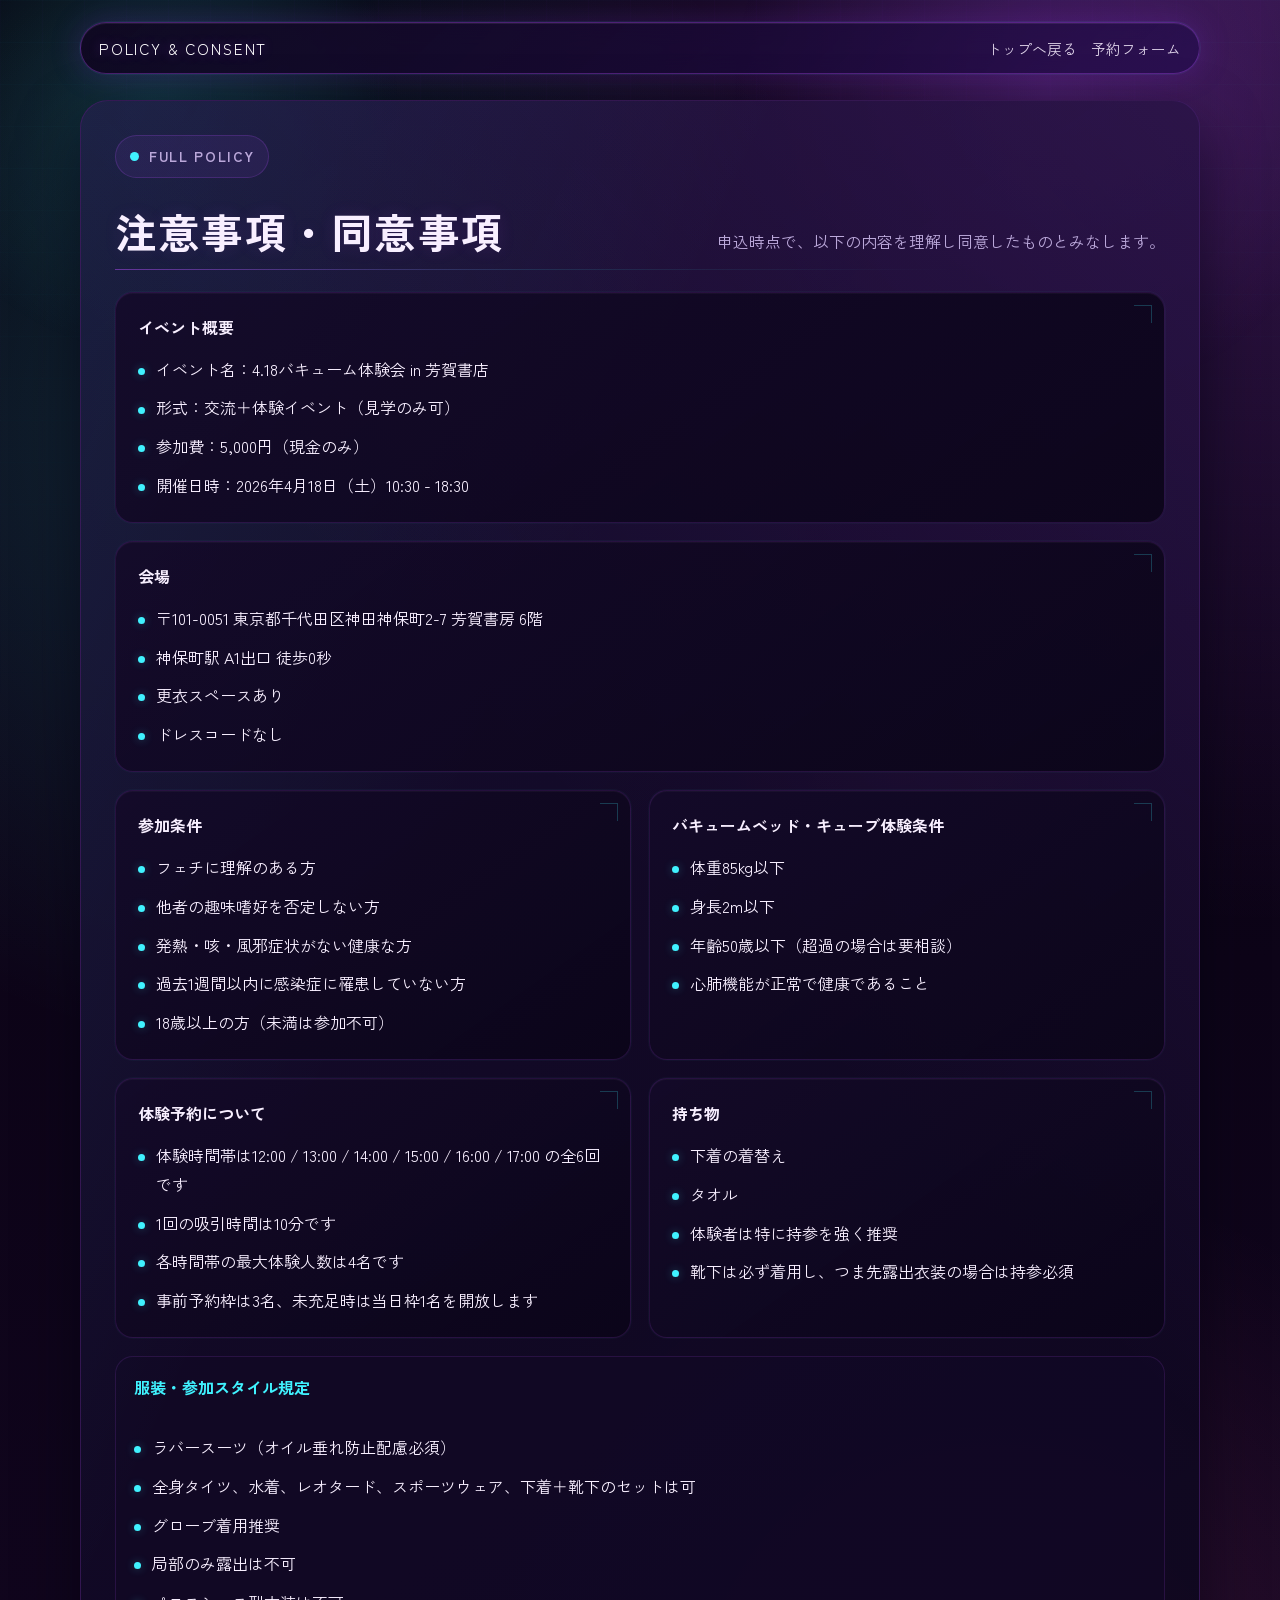
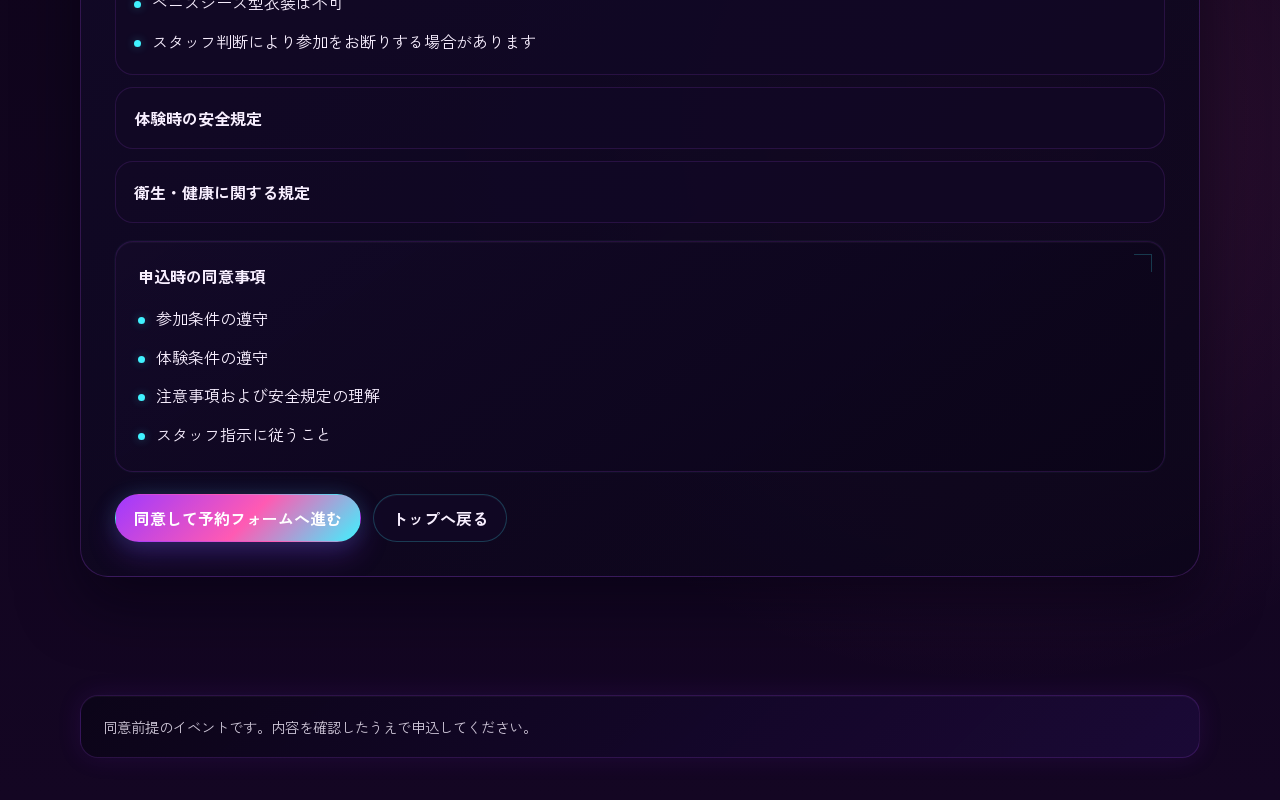
<file: policy/index.html>
<!doctype html>
<html lang="ja">
  <head>
    <meta charset="UTF-8" />
    <meta name="viewport" content="width=device-width, initial-scale=1.0" />
    <title>注意事項・同意事項 | 4.18バキューム体験会 in 芳賀書店</title>
    <link rel="preconnect" href="https://fonts.googleapis.com" />
    <link rel="preconnect" href="https://fonts.gstatic.com" crossorigin />
    <link
      href="https://fonts.googleapis.com/css2?family=Zen+Kaku+Gothic+New:wght@400;500;700&display=swap"
      rel="stylesheet"
    />
    <link rel="stylesheet" href="../styles.css" />
    <script src="../app.js" defer></script>
  </head>
  <body>
    <header class="site-header">
      <div class="page-shell">
        <div class="topbar">
          <div class="brand">policy & consent</div>
          <button class="menu-toggle" type="button" aria-expanded="false" aria-label="メニューを開く" data-menu-toggle>
            <span class="menu-toggle-line" aria-hidden="true"></span>
            <span class="menu-toggle-line" aria-hidden="true"></span>
            <span class="menu-toggle-line" aria-hidden="true"></span>
          </button>
          <nav class="topnav" aria-label="主要ナビゲーション">
            <a href="../">トップへ戻る</a>
            <a href="../reserve/">予約フォーム</a>
          </nav>
        </div>
      </div>
    </header>

    <main>
      <section class="section">
        <div class="page-shell">
          <div class="content-panel">
            <div class="section-head">
              <div>
                <p class="eyebrow">Full Policy</p>
                <h1 class="section-title display-title">注意事項・同意事項</h1>
              </div>
              <p>申込時点で、以下の内容を理解し同意したものとみなします。</p>
            </div>

            <div class="policy-grid">
              <div class="card">
                <strong>イベント概要</strong>
                <ul class="note-list">
                  <li>イベント名：4.18バキューム体験会 in 芳賀書店</li>
                  <li>形式：交流＋体験イベント（見学のみ可）</li>
                  <li>参加費：5,000円（現金のみ）</li>
                  <li>開催日時：2026年4月18日（土）10:30 - 18:30</li>
                </ul>
              </div>

              <div class="card">
                <strong>会場</strong>
                <ul class="note-list">
                  <li>〒101-0051 東京都千代田区神田神保町2-7 芳賀書房 6階</li>
                  <li>神保町駅 A1出口 徒歩0秒</li>
                  <li>更衣スペースあり</li>
                  <li>ドレスコードなし</li>
                </ul>
              </div>
            </div>

            <div class="grid-2" style="margin-top: 18px">
              <div class="card">
                <strong>参加条件</strong>
                <ul class="note-list">
                  <li>フェチに理解のある方</li>
                  <li>他者の趣味嗜好を否定しない方</li>
                  <li>発熱・咳・風邪症状がない健康な方</li>
                  <li>過去1週間以内に感染症に罹患していない方</li>
                  <li>18歳以上の方（未満は参加不可）</li>
                </ul>
              </div>

              <div class="card">
                <strong>バキュームベッド・キューブ体験条件</strong>
                <ul class="note-list">
                  <li>体重85kg以下</li>
                  <li>身長2m以下</li>
                  <li>年齢50歳以下（超過の場合は要相談）</li>
                  <li>心肺機能が正常で健康であること</li>
                </ul>
              </div>
            </div>

            <div class="grid-2" style="margin-top: 18px">
              <div class="card">
                <strong>体験予約について</strong>
                <ul class="note-list">
                  <li>体験時間帯は12:00 / 13:00 / 14:00 / 15:00 / 16:00 / 17:00 の全6回です</li>
                  <li>1回の吸引時間は10分です</li>
                  <li>各時間帯の最大体験人数は4名です</li>
                  <li>事前予約枠は3名、未充足時は当日枠1名を開放します</li>
                </ul>
              </div>

              <div class="card">
                <strong>持ち物</strong>
                <ul class="note-list">
                  <li>下着の着替え</li>
                  <li>タオル</li>
                  <li>体験者は特に持参を強く推奨</li>
                  <li>靴下は必ず着用し、つま先露出衣装の場合は持参必須</li>
                </ul>
              </div>
            </div>

            <div style="margin-top: 18px">
              <details open>
                <summary>服装・参加スタイル規定</summary>
                <ul class="plain-list">
                  <li>ラバースーツ（オイル垂れ防止配慮必須）</li>
                  <li>全身タイツ、水着、レオタード、スポーツウェア、下着＋靴下のセットは可</li>
                  <li>グローブ着用推奨</li>
                  <li>局部のみ露出は不可</li>
                  <li>ペニスシース型衣装は不可</li>
                  <li>スタッフ判断により参加をお断りする場合があります</li>
                </ul>
              </details>

              <details>
                <summary>体験時の安全規定</summary>
                <ul class="plain-list">
                  <li>貴金属、金属製品、鋭利なもの、硬質アクセサリーは外してください</li>
                  <li>例：コルセット、チョーカー、手枷、足枷 等</li>
                  <li>通常の破損は参加費に免責費用を含みます</li>
                  <li>故意による破損は修理費用を別途請求します</li>
                </ul>
              </details>

              <details>
                <summary>衛生・健康に関する規定</summary>
                <ul class="plain-list">
                  <li>体調不良者の参加不可</li>
                  <li>感染症罹患後1週間以内の参加不可</li>
                  <li>健康状態に不安がある場合は事前相談を推奨します</li>
                </ul>
              </details>
            </div>

            <div class="card" style="margin-top: 18px">
              <strong>申込時の同意事項</strong>
              <ul class="note-list">
                <li>参加条件の遵守</li>
                <li>体験条件の遵守</li>
                <li>注意事項および安全規定の理解</li>
                <li>スタッフ指示に従うこと</li>
              </ul>
            </div>

            <div class="stack-actions" style="margin-top: 22px">
              <a class="button" href="../reserve/">同意して予約フォームへ進む</a>
              <a class="button-secondary" href="../">トップへ戻る</a>
            </div>
          </div>
        </div>
      </section>
    </main>

    <footer class="site-footer">
      <div class="page-shell">
        <div class="footer-panel">
          <span>同意前提のイベントです。内容を確認したうえで申込してください。</span>
        </div>
      </div>
    </footer>
  </body>
</html>
</file>
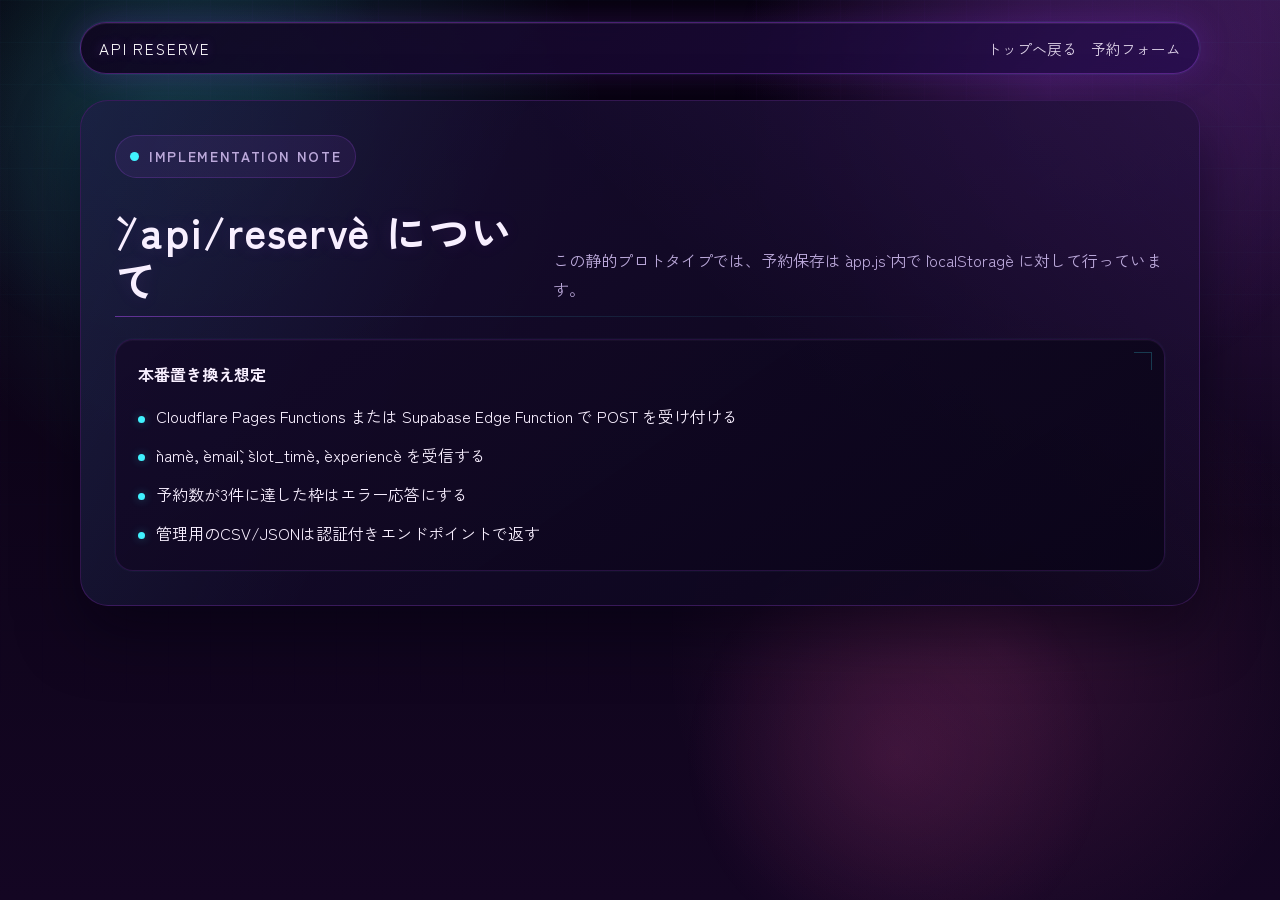
<file: api/reserve/index.html>
<!doctype html>
<html lang="ja">
  <head>
    <meta charset="UTF-8" />
    <meta name="viewport" content="width=device-width, initial-scale=1.0" />
    <title>API仕様メモ | 4.18バキューム体験会 in 芳賀書店</title>
    <link rel="preconnect" href="https://fonts.googleapis.com" />
    <link rel="preconnect" href="https://fonts.gstatic.com" crossorigin />
    <link
      href="https://fonts.googleapis.com/css2?family=Zen+Kaku+Gothic+New:wght@400;500;700&display=swap"
      rel="stylesheet"
    />
    <link rel="stylesheet" href="../../styles.css" />
    <script src="../../app.js" defer></script>
  </head>
  <body>
    <header class="site-header">
      <div class="page-shell">
        <div class="topbar">
          <div class="brand">api reserve</div>
          <button class="menu-toggle" type="button" aria-expanded="false" aria-label="メニューを開く" data-menu-toggle>
            <span class="menu-toggle-line" aria-hidden="true"></span>
            <span class="menu-toggle-line" aria-hidden="true"></span>
            <span class="menu-toggle-line" aria-hidden="true"></span>
          </button>
          <nav class="topnav" aria-label="主要ナビゲーション">
            <a href="../../">トップへ戻る</a>
            <a href="../../reserve/">予約フォーム</a>
          </nav>
        </div>
      </div>
    </header>

    <main>
      <section class="section">
        <div class="page-shell">
          <div class="content-panel">
            <div class="section-head">
              <div>
                <p class="eyebrow">Implementation Note</p>
                <h1 class="section-title display-title">`/api/reserve` について</h1>
              </div>
              <p>この静的プロトタイプでは、予約保存は `app.js` 内で `localStorage` に対して行っています。</p>
            </div>
            <div class="card">
              <strong>本番置き換え想定</strong>
              <ul class="note-list">
                <li>Cloudflare Pages Functions または Supabase Edge Function で POST を受け付ける</li>
                <li>`name`, `email`, `slot_time`, `experience` を受信する</li>
                <li>予約数が3件に達した枠はエラー応答にする</li>
                <li>管理用のCSV/JSONは認証付きエンドポイントで返す</li>
              </ul>
            </div>
          </div>
        </div>
      </section>
    </main>
  </body>
</html>
</file>
<file: styles.css>
:root {
  --bg: #090312;
  --bg-strong: #11061f;
  --surface: rgba(18, 9, 38, 0.78);
  --surface-strong: rgba(25, 14, 52, 0.92);
  --ink: #f8efff;
  --muted: #bba8da;
  --line: rgba(175, 118, 255, 0.24);
  --brand: #b64dff;
  --brand-deep: #7d2ddb;
  --accent: #40f2ff;
  --success: #49ffb8;
  --danger: #ff5ab3;
  --shadow: 0 26px 60px rgba(3, 0, 15, 0.52);
  --radius-lg: 28px;
  --radius-md: 18px;
  --radius-sm: 12px;
  --max: 1120px;
}

@keyframes neonPulse {
  0%,
  100% {
    box-shadow:
      0 0 0 0 rgba(182, 77, 255, 0.22),
      0 0 18px rgba(64, 242, 255, 0.32);
    opacity: 0.86;
  }

  50% {
    box-shadow:
      0 0 0 8px rgba(182, 77, 255, 0),
      0 0 28px rgba(64, 242, 255, 0.44);
    opacity: 1;
  }
}

@keyframes gridDrift {
  from {
    transform: translate3d(0, 0, 0);
  }

  to {
    transform: translate3d(0, -24px, 0);
  }
}

*,
*::before,
*::after {
  box-sizing: border-box;
}

html {
  scroll-behavior: smooth;
}

body {
  position: relative;
  isolation: isolate;
  margin: 0;
  color: var(--ink);
  font-family: "Zen Kaku Gothic New", "Hiragino Sans", "Yu Gothic", sans-serif;
  overflow-x: hidden;
  background:
    radial-gradient(circle at top right, rgba(182, 77, 255, 0.26), transparent 34%),
    radial-gradient(circle at 20% 18%, rgba(64, 242, 255, 0.16), transparent 28%),
    radial-gradient(circle at 78% 72%, rgba(255, 90, 179, 0.14), transparent 28%),
    linear-gradient(180deg, #06020d 0%, #0d0418 40%, #140623 100%);
  min-height: 100vh;
}

body::before,
body::after {
  content: "";
  position: fixed;
  inset: 0;
  pointer-events: none;
}

body::before {
  z-index: 0;
  opacity: 0.34;
  background-image:
    linear-gradient(rgba(64, 242, 255, 0.07) 1px, transparent 1px),
    linear-gradient(90deg, rgba(182, 77, 255, 0.07) 1px, transparent 1px);
  background-size: 42px 42px;
  mask-image: linear-gradient(180deg, rgba(0, 0, 0, 0.85), transparent 92%);
  animation: gridDrift 18s linear infinite;
}

body::after {
  z-index: 0;
  background:
    radial-gradient(circle at 12% 12%, rgba(64, 242, 255, 0.14), transparent 18%),
    radial-gradient(circle at 82% 10%, rgba(182, 77, 255, 0.18), transparent 24%),
    radial-gradient(circle at 70% 84%, rgba(255, 90, 179, 0.12), transparent 18%);
}

img {
  max-width: 100%;
  display: block;
}

a {
  color: inherit;
  text-decoration-color: rgba(64, 242, 255, 0.38);
}

::selection {
  background: rgba(182, 77, 255, 0.34);
  color: #ffffff;
}

button,
input,
select {
  font: inherit;
}

.page-shell {
  width: min(calc(100% - 32px), var(--max));
  margin: 0 auto;
}

.site-header {
  position: relative;
  z-index: 1;
  padding: 22px 0 8px;
}

.topbar {
  display: flex;
  align-items: center;
  justify-content: space-between;
  gap: 16px;
  padding: 14px 18px;
  border: 1px solid rgba(182, 77, 255, 0.34);
  border-radius: 999px;
  background:
    linear-gradient(135deg, rgba(15, 6, 31, 0.92), rgba(37, 13, 78, 0.74)),
    linear-gradient(135deg, rgba(64, 242, 255, 0.08), transparent 48%);
  backdrop-filter: blur(14px);
  box-shadow:
    inset 0 1px 0 rgba(255, 255, 255, 0.08),
    0 0 0 1px rgba(64, 242, 255, 0.06),
    0 0 32px rgba(125, 45, 219, 0.24);
  color: #ffffff;
}

.brand {
  font-family: "Zen Kaku Gothic New", "Hiragino Sans", "Yu Gothic", sans-serif;
  font-size: 0.95rem;
  letter-spacing: 0.12em;
  text-transform: uppercase;
  text-shadow:
    0 0 12px rgba(182, 77, 255, 0.42),
    0 0 24px rgba(64, 242, 255, 0.12);
}

.brand-link {
  text-decoration: none;
}

.menu-toggle {
  display: none;
  flex-direction: column;
  align-items: center;
  justify-content: center;
  width: 48px;
  height: 48px;
  padding: 0;
  border: 1px solid rgba(182, 77, 255, 0.34);
  border-radius: 999px;
  background: linear-gradient(135deg, rgba(182, 77, 255, 0.16), rgba(64, 242, 255, 0.08));
  color: #ffffff;
  box-shadow: 0 0 18px rgba(182, 77, 255, 0.14);
  cursor: pointer;
}

.menu-toggle-line {
  display: block;
  width: 18px;
  height: 2px;
  border-radius: 999px;
  background: currentColor;
  transition: transform 0.2s ease, opacity 0.2s ease;
}

.menu-toggle-line + .menu-toggle-line {
  margin-top: 4px;
}

.topnav {
  display: flex;
  flex-wrap: wrap;
  gap: 14px;
  font-size: 0.92rem;
}

.topnav a {
  position: relative;
  text-decoration: none;
  color: rgba(248, 239, 255, 0.88);
}

.topnav a::after {
  content: "";
  position: absolute;
  right: 0;
  bottom: -4px;
  left: 0;
  height: 1px;
  transform: scaleX(0);
  transform-origin: left;
  background: linear-gradient(90deg, var(--brand), var(--accent));
  transition: transform 0.2s ease;
}

.topnav a:hover::after {
  transform: scaleX(1);
}

.hero {
  padding: 28px 0 36px;
}

.hero-banner {
  position: relative;
  min-height: clamp(320px, 62vw, 620px);
  overflow: hidden;
  border-radius: var(--radius-lg);
  border: 1px solid rgba(182, 77, 255, 0.22);
  box-shadow: var(--shadow);
  background:
    radial-gradient(circle at top right, rgba(182, 77, 255, 0.22), transparent 38%),
    #13081f;
  padding-bottom: clamp(54px, 8vw, 78px);
}

.hero-banner::before {
  content: "";
  position: absolute;
  inset: 0;
  background:
    linear-gradient(92deg, rgba(5, 2, 17, 0.88), rgba(14, 6, 35, 0.3)),
    radial-gradient(circle at 78% 22%, rgba(64, 242, 255, 0.12), transparent 20%),
    linear-gradient(180deg, rgba(182, 77, 255, 0.1), rgba(8, 2, 18, 0.42));
  z-index: 1;
}

.hero-banner::after {
  content: "";
  position: absolute;
  inset: 0;
  z-index: 2;
  opacity: 0.14;
  background:
    repeating-linear-gradient(
      180deg,
      rgba(255, 255, 255, 0.12) 0,
      rgba(255, 255, 255, 0.12) 1px,
      transparent 1px,
      transparent 4px
    );
  mix-blend-mode: screen;
}

.hero-banner-image {
  position: absolute;
  inset: 0;
  width: 100%;
  height: 100%;
  object-fit: cover;
}

.hero-banner-overlay {
  position: relative;
  z-index: 3;
  display: flex;
  align-items: end;
  min-height: calc(clamp(320px, 62vw, 620px) - clamp(54px, 8vw, 78px));
  padding: clamp(22px, 5vw, 52px);
}

.hero-banner-layout {
  display: grid;
  grid-template-columns: minmax(0, 1fr);
  gap: clamp(18px, 3vw, 28px);
  width: 100%;
  align-items: start;
}

.hero-banner-copy {
  display: block;
  max-width: none;
  min-width: 0;
}

.hero-signal {
  display: inline-flex;
  align-items: center;
  gap: 10px;
  margin: 0;
  padding: 9px 14px;
  border: 1px solid rgba(64, 242, 255, 0.18);
  border-radius: 999px;
  background: rgba(10, 5, 24, 0.62);
  color: var(--accent);
  font-size: 0.8rem;
  font-weight: 700;
  letter-spacing: 0.18em;
  text-transform: uppercase;
  backdrop-filter: blur(12px);
}

.hero-signal::before {
  content: "";
  width: 8px;
  height: 8px;
  border-radius: 50%;
  background: var(--danger);
  box-shadow: 0 0 12px rgba(255, 90, 179, 0.5);
}

.hero-banner-kicker {
  margin: 0;
  color: var(--accent);
  font-size: clamp(0.92rem, 2vw, 1.06rem);
  font-weight: 700;
  letter-spacing: 0.12em;
  text-align: center;
  text-transform: uppercase;
}

.hero-banner-title {
  display: block;
  margin-top: 18px;
  max-width: none;
  color: #ffffff;
  font-family: "Zen Kaku Gothic New", "Hiragino Sans", "Yu Gothic", sans-serif;
  line-height: 1.12;
  text-shadow:
    0 0 18px rgba(182, 77, 255, 0.2),
    0 10px 28px rgba(0, 0, 0, 0.38);
}

.hero-banner-main {
  display: block;
  font-family: "Zen Kaku Gothic New", "Hiragino Sans", "Yu Gothic", sans-serif;
  width: 100%;
  max-width: 100%;
  font-size: clamp(1.35rem, 5.2vw, 4.6rem);
  font-weight: 700;
  line-height: 1.04;
  letter-spacing: 0.01em;
  color: transparent;
  background: linear-gradient(90deg, #ffffff 0%, #dfbeff 45%, #74f8ff 100%);
  -webkit-background-clip: text;
  background-clip: text;
  filter: drop-shadow(0 0 20px rgba(182, 77, 255, 0.28));
  white-space: normal;
  word-break: normal;
  overflow-wrap: anywhere;
}

.hero-banner-sub {
  display: block;
  margin-top: 12px;
  color: rgba(248, 239, 255, 0.82);
  font-size: clamp(0.92rem, 2vw, 1.15rem);
  font-weight: 500;
  letter-spacing: 0.22em;
  text-transform: uppercase;
}

.hero-intro {
  max-width: 42rem;
  margin: 18px 0 0;
  color: rgba(248, 239, 255, 0.82);
  font-size: clamp(0.98rem, 1.7vw, 1.08rem);
  line-height: 1.9;
  text-shadow: 0 0 22px rgba(8, 2, 18, 0.42);
}

.hero-chip-row,
.hero-actions,
.hero-footer-tags {
  display: flex;
  flex-wrap: wrap;
  gap: 12px;
}

.hero-chip-row {
  margin-top: 20px;
}

.hero-chip {
  display: inline-flex;
  align-items: center;
  min-height: 40px;
  padding: 0 14px;
  border: 1px solid rgba(182, 77, 255, 0.22);
  border-radius: 999px;
  background:
    linear-gradient(135deg, rgba(15, 7, 30, 0.84), rgba(24, 10, 52, 0.72));
  color: rgba(248, 239, 255, 0.88);
  font-size: 0.84rem;
  font-weight: 700;
  letter-spacing: 0.08em;
  text-transform: uppercase;
  box-shadow:
    inset 0 1px 0 rgba(255, 255, 255, 0.03),
    0 0 20px rgba(125, 45, 219, 0.08);
}

.hero-actions {
  margin-top: 24px;
}

.hero-status-panel {
  position: relative;
  justify-self: end;
  width: min(100%, 280px);
  padding: 18px 18px 20px;
  border: 1px solid rgba(64, 242, 255, 0.18);
  border-radius: calc(var(--radius-md) + 2px);
  background:
    linear-gradient(145deg, rgba(12, 6, 25, 0.9), rgba(22, 9, 48, 0.74));
  backdrop-filter: blur(14px);
  box-shadow:
    inset 0 1px 0 rgba(255, 255, 255, 0.04),
    0 0 28px rgba(64, 242, 255, 0.08);
}

.hero-status-panel::before,
.hero-status-panel::after {
  content: "";
  position: absolute;
  width: 16px;
  height: 16px;
  border-color: rgba(64, 242, 255, 0.42);
  border-style: solid;
}

.hero-status-panel::before {
  top: 10px;
  left: 10px;
  border-width: 1px 0 0 1px;
}

.hero-status-panel::after {
  right: 10px;
  bottom: 10px;
  border-width: 0 1px 1px 0;
}

.hero-status-label {
  margin: 0;
  color: var(--accent);
  font-size: 0.8rem;
  font-weight: 700;
  letter-spacing: 0.18em;
  text-transform: uppercase;
}

.hero-status-list {
  margin: 14px 0 0;
}

.hero-status-list div + div {
  margin-top: 14px;
  padding-top: 14px;
  border-top: 1px solid rgba(182, 77, 255, 0.12);
}

.hero-status-list dt {
  color: var(--muted);
  font-size: 0.78rem;
  font-weight: 700;
  letter-spacing: 0.12em;
  text-transform: uppercase;
}

.hero-status-list dd {
  margin: 6px 0 0;
  color: #ffffff;
  font-size: 1rem;
  font-weight: 700;
}

.hero-banner-footer {
  position: absolute;
  right: 0;
  bottom: 0;
  left: 0;
  z-index: 4;
  display: flex;
  flex-wrap: wrap;
  align-items: center;
  justify-content: space-between;
  gap: 14px;
  min-height: clamp(54px, 8vw, 78px);
  padding: 12px 18px;
  background:
    linear-gradient(135deg, rgba(11, 4, 24, 0.92), rgba(30, 10, 60, 0.8)),
    linear-gradient(90deg, rgba(64, 242, 255, 0.04), rgba(182, 77, 255, 0.08));
  border-top: 1px solid rgba(64, 242, 255, 0.12);
}

.hero-footer-tags {
  justify-content: flex-end;
}

.hero-footer-tags span {
  display: inline-flex;
  align-items: center;
  min-height: 30px;
  padding: 0 11px;
  border: 1px solid rgba(182, 77, 255, 0.16);
  border-radius: 999px;
  background: rgba(255, 255, 255, 0.03);
  color: rgba(248, 239, 255, 0.74);
  font-size: 0.74rem;
  font-weight: 700;
  letter-spacing: 0.12em;
  text-transform: uppercase;
}

.hero-panel,
.content-panel,
.admin-panel,
.form-shell,
.summary-card {
  position: relative;
  overflow: hidden;
  border-radius: var(--radius-lg);
  border: 1px solid rgba(182, 77, 255, 0.22);
  background:
    linear-gradient(145deg, rgba(24, 12, 49, 0.9), rgba(10, 5, 24, 0.88)),
    linear-gradient(145deg, rgba(64, 242, 255, 0.05), rgba(182, 77, 255, 0.08));
  box-shadow: var(--shadow);
}

.hero-panel::before,
.content-panel::before,
.admin-panel::before,
.form-shell::before,
.summary-card::before {
  content: "";
  position: absolute;
  inset: 0;
  background:
    linear-gradient(115deg, rgba(64, 242, 255, 0.08), transparent 34%),
    linear-gradient(225deg, rgba(182, 77, 255, 0.12), transparent 42%);
  pointer-events: none;
}

.hero-grid {
  position: relative;
  z-index: 1;
  display: grid;
  grid-template-columns: minmax(0, 1.15fr) minmax(300px, 0.85fr);
  gap: 24px;
  padding: 42px;
}

.eyebrow {
  display: inline-flex;
  align-items: center;
  gap: 10px;
  padding: 8px 14px;
  border-radius: 999px;
  border: 1px solid rgba(182, 77, 255, 0.2);
  background: rgba(182, 77, 255, 0.08);
  color: #f3deff;
  font-size: 0.86rem;
  font-weight: 700;
  letter-spacing: 0.12em;
  text-transform: uppercase;
}

.eyebrow::before {
  content: "";
  width: 9px;
  height: 9px;
  border-radius: 50%;
  background: var(--accent);
  animation: neonPulse 2.6s ease-in-out infinite;
}

h1,
h2,
h3 {
  margin: 0;
  line-height: 1.15;
}

h1,
.display-title {
  font-family: "Zen Kaku Gothic New", "Hiragino Sans", "Yu Gothic", sans-serif;
  font-weight: 700;
  letter-spacing: 0.03em;
  text-shadow: 0 0 18px rgba(182, 77, 255, 0.12);
}

h1 {
  margin-top: 16px;
  font-size: clamp(2.3rem, 6vw, 4.65rem);
}

.hero-copy {
  margin: 18px 0 0;
  max-width: 40rem;
  color: var(--muted);
  font-size: 1.03rem;
  line-height: 1.9;
}

.hero-meta {
  display: grid;
  grid-template-columns: repeat(2, minmax(0, 1fr));
  gap: 14px;
  margin-top: 28px;
}

.meta-card {
  padding: 18px;
  border-radius: var(--radius-md);
  background: rgba(20, 10, 41, 0.7);
  border: 1px solid rgba(182, 77, 255, 0.16);
  box-shadow: inset 0 1px 0 rgba(255, 255, 255, 0.03);
}

.meta-label {
  display: block;
  margin-bottom: 8px;
  color: var(--muted);
  font-size: 0.86rem;
}

.meta-value {
  font-size: 1rem;
  font-weight: 700;
}

.hero-side {
  position: relative;
  z-index: 1;
  display: grid;
  gap: 18px;
}

.cta-card {
  padding: 28px;
  border-radius: var(--radius-lg);
  border: 1px solid rgba(64, 242, 255, 0.14);
  background:
    linear-gradient(160deg, rgba(12, 6, 26, 0.96), rgba(37, 10, 78, 0.88)),
    radial-gradient(circle at top right, rgba(64, 242, 255, 0.1), transparent 26%);
  color: #ffffff;
  box-shadow:
    inset 0 1px 0 rgba(255, 255, 255, 0.04),
    0 0 32px rgba(182, 77, 255, 0.16);
}

.cta-card p {
  margin: 0;
  color: rgba(248, 239, 255, 0.76);
  line-height: 1.8;
}

.cta-actions,
.stack-actions {
  display: flex;
  flex-wrap: wrap;
  gap: 12px;
  margin-top: 18px;
}

.button,
.button-secondary,
.button-ghost {
  display: inline-flex;
  align-items: center;
  justify-content: center;
  gap: 8px;
  min-height: 48px;
  padding: 0 18px;
  border-radius: 999px;
  text-decoration: none;
  font-weight: 700;
  border: 1px solid transparent;
  transition:
    transform 0.2s ease,
    box-shadow 0.2s ease,
    background 0.2s ease,
    border-color 0.2s ease;
}

.button {
  background: linear-gradient(135deg, #9f39ff, #ff5ab3 54%, #40f2ff);
  color: #ffffff;
  box-shadow:
    0 14px 28px rgba(125, 45, 219, 0.26),
    0 0 22px rgba(64, 242, 255, 0.16);
}

.button:hover,
.button-secondary:hover,
.button-ghost:hover {
  transform: translateY(-1px);
  box-shadow: 0 0 18px rgba(182, 77, 255, 0.16);
}

.button-secondary {
  background: rgba(18, 9, 38, 0.72);
  color: var(--ink);
  border-color: rgba(64, 242, 255, 0.22);
  box-shadow: inset 0 1px 0 rgba(255, 255, 255, 0.03);
}

.button-ghost {
  background: transparent;
  border-color: rgba(182, 77, 255, 0.32);
  color: #ffffff;
}

.hero-note {
  padding: 22px;
  border-radius: var(--radius-md);
  background: rgba(17, 8, 37, 0.7);
  border: 1px solid rgba(64, 242, 255, 0.12);
}

.hero-note strong {
  display: block;
  margin-bottom: 8px;
  color: var(--accent);
}

main {
  position: relative;
  z-index: 1;
  padding-bottom: 100px;
}

.section {
  padding: 18px 0;
}

.content-panel,
.admin-panel,
.form-shell,
.summary-card {
  padding: 34px;
}

.section-head {
  position: relative;
  display: flex;
  align-items: end;
  justify-content: space-between;
  gap: 16px;
  margin-bottom: 22px;
  padding-bottom: 14px;
}

.section-head::after {
  content: "";
  position: absolute;
  right: 0;
  bottom: 0;
  left: 0;
  height: 1px;
  background:
    linear-gradient(90deg, rgba(182, 77, 255, 0.48), rgba(64, 242, 255, 0.12), transparent 80%);
}

.section-head p,
.content-panel p,
.summary-card p,
.admin-panel p {
  margin: 0;
  color: var(--muted);
  line-height: 1.8;
}

.section-head .eyebrow {
  margin-bottom: 14px;
}

.section-title {
  font-size: clamp(1.7rem, 3.5vw, 2.6rem);
}

.grid-2,
.grid-3,
.info-grid,
.policy-grid {
  display: grid;
  gap: 18px;
}

.grid-2 {
  grid-template-columns: repeat(2, minmax(0, 1fr));
}

.grid-3 {
  grid-template-columns: repeat(3, minmax(0, 1fr));
}

.info-grid {
  grid-template-columns: repeat(4, minmax(0, 1fr));
}

.card,
.info-card,
.check-card,
.slot-card,
.data-box {
  position: relative;
  padding: 22px;
  border-radius: var(--radius-md);
  background:
    linear-gradient(145deg, rgba(20, 10, 41, 0.86), rgba(11, 5, 25, 0.9));
  border: 1px solid rgba(182, 77, 255, 0.14);
  box-shadow:
    inset 0 1px 0 rgba(255, 255, 255, 0.03),
    0 0 0 1px rgba(64, 242, 255, 0.03);
  transition:
    transform 0.24s ease,
    border-color 0.24s ease,
    box-shadow 0.24s ease;
}

.card::before,
.info-card::before,
.check-card::before,
.slot-card::before,
.data-box::before {
  content: "";
  position: absolute;
  top: 12px;
  right: 12px;
  width: 18px;
  height: 18px;
  border-top: 1px solid rgba(64, 242, 255, 0.28);
  border-right: 1px solid rgba(64, 242, 255, 0.28);
  opacity: 0.8;
  pointer-events: none;
}

.card:hover,
.info-card:hover,
.check-card:hover,
.slot-card:hover,
.data-box:hover {
  transform: translateY(-3px);
  border-color: rgba(64, 242, 255, 0.24);
  box-shadow:
    inset 0 1px 0 rgba(255, 255, 255, 0.03),
    0 0 0 1px rgba(64, 242, 255, 0.05),
    0 14px 30px rgba(4, 0, 18, 0.28);
}

.card p,
.info-card p,
.check-card p,
.slot-card p,
.data-box p {
  margin: 10px 0 0;
  color: var(--muted);
}

.info-card strong,
.card strong,
.check-card strong {
  display: block;
  font-size: 1rem;
}

.note-list,
.plain-list {
  margin: 16px 0 0;
  padding: 0;
  list-style: none;
}

.note-list li,
.plain-list li {
  position: relative;
  margin-top: 10px;
  padding-left: 18px;
  line-height: 1.8;
}

.note-list li::before,
.plain-list li::before {
  content: "";
  position: absolute;
  top: 0.82em;
  left: 0;
  width: 7px;
  height: 7px;
  border-radius: 50%;
  background: var(--accent);
  box-shadow: 0 0 10px rgba(64, 242, 255, 0.32);
}

.slot-grid {
  display: grid;
  grid-template-columns: repeat(3, minmax(0, 1fr));
  gap: 16px;
}

.slot-card {
  display: grid;
  gap: 14px;
}

.slot-time {
  font-size: 1.3rem;
  font-weight: 700;
}

.slot-state {
  display: flex;
  align-items: center;
  justify-content: space-between;
  gap: 12px;
  font-size: 0.95rem;
}

.pill {
  display: inline-flex;
  align-items: center;
  min-height: 30px;
  padding: 0 12px;
  border-radius: 999px;
  background: rgba(73, 255, 184, 0.12);
  color: var(--success);
  font-size: 0.84rem;
  font-weight: 700;
  border: 1px solid rgba(73, 255, 184, 0.18);
}

.pill.is-full {
  background: rgba(255, 90, 179, 0.14);
  color: var(--danger);
  border-color: rgba(255, 90, 179, 0.18);
}

.slot-card.is-full {
  opacity: 0.76;
}

.slot-card .button-secondary {
  width: 100%;
}

.slot-card.is-full .button-secondary {
  cursor: not-allowed;
}

.agreement-list {
  display: grid;
  gap: 14px;
}

.check-card {
  display: flex;
  gap: 14px;
  align-items: start;
}

.check-index {
  display: inline-flex;
  align-items: center;
  justify-content: center;
  width: 38px;
  height: 38px;
  border-radius: 50%;
  background: rgba(182, 77, 255, 0.16);
  color: #f7e4ff;
  box-shadow: 0 0 18px rgba(182, 77, 255, 0.14);
  font-weight: 700;
  flex: none;
}

details {
  border: 1px solid rgba(182, 77, 255, 0.14);
  border-radius: var(--radius-md);
  background: rgba(18, 9, 38, 0.72);
  padding: 18px 18px 0;
  transition:
    transform 0.24s ease,
    border-color 0.24s ease,
    box-shadow 0.24s ease;
}

details + details {
  margin-top: 12px;
}

details:hover {
  transform: translateY(-2px);
  border-color: rgba(64, 242, 255, 0.22);
  box-shadow: 0 12px 28px rgba(4, 0, 18, 0.22);
}

summary {
  cursor: pointer;
  list-style: none;
  font-weight: 700;
  padding-bottom: 18px;
}

summary::-webkit-details-marker {
  display: none;
}

details[open] summary {
  color: var(--accent);
}

details .plain-list,
details p {
  margin-bottom: 18px;
}

.form-shell {
  position: relative;
  z-index: 1;
}

.form-grid {
  display: grid;
  gap: 18px;
}

.field {
  display: grid;
  gap: 8px;
}

.field label,
.checkgroup legend {
  font-weight: 700;
}

.field input,
.field select {
  width: 100%;
  min-height: 52px;
  padding: 0 14px;
  border-radius: 14px;
  border: 1px solid rgba(182, 77, 255, 0.18);
  background: rgba(10, 4, 24, 0.72);
  color: var(--ink);
  box-shadow: inset 0 1px 0 rgba(255, 255, 255, 0.03);
}

.field input:focus,
.field select:focus {
  outline: none;
  border-color: rgba(64, 242, 255, 0.46);
  box-shadow:
    inset 0 1px 0 rgba(255, 255, 255, 0.03),
    0 0 0 3px rgba(64, 242, 255, 0.1),
    0 0 18px rgba(182, 77, 255, 0.12);
}

.field small,
.form-hint {
  color: var(--muted);
}

.checkgroup {
  margin: 0;
  padding: 18px;
  border-radius: var(--radius-md);
  border: 1px solid rgba(182, 77, 255, 0.14);
  background: rgba(18, 9, 38, 0.68);
}

.checkgroup legend {
  padding: 0 6px;
}

.checkrow {
  display: flex;
  gap: 10px;
  align-items: start;
  line-height: 1.6;
}

.checkrow + .checkrow {
  margin-top: 12px;
}

.checkrow input {
  margin-top: 0.25rem;
}

.message {
  padding: 14px 16px;
  border-radius: 14px;
  border: 1px solid rgba(73, 255, 184, 0.16);
  background: rgba(73, 255, 184, 0.08);
  color: var(--success);
}

.message.is-error {
  border-color: rgba(255, 90, 179, 0.16);
  background: rgba(255, 90, 179, 0.08);
  color: var(--danger);
}

.summary-list {
  margin: 18px 0 0;
  padding: 0;
  list-style: none;
  display: grid;
  gap: 10px;
}

.summary-list li {
  display: flex;
  justify-content: space-between;
  gap: 14px;
  padding-bottom: 10px;
  border-bottom: 1px solid rgba(182, 77, 255, 0.12);
}

.summary-list span:last-child {
  text-align: right;
  font-weight: 700;
}

.admin-toolbar {
  display: flex;
  flex-wrap: wrap;
  gap: 12px;
  margin-top: 18px;
}

.table-wrap {
  margin-top: 20px;
  overflow-x: auto;
  border-radius: var(--radius-md);
  border: 1px solid rgba(182, 77, 255, 0.14);
  background: rgba(16, 8, 34, 0.82);
}

table {
  width: 100%;
  border-collapse: collapse;
  min-width: 720px;
}

th,
td {
  padding: 14px 16px;
  text-align: left;
  border-bottom: 1px solid rgba(182, 77, 255, 0.1);
  font-size: 0.94rem;
}

th {
  color: var(--muted);
  font-weight: 700;
  background: rgba(182, 77, 255, 0.08);
}

pre {
  margin: 0;
  padding: 18px;
  overflow-x: auto;
  border-radius: var(--radius-md);
  border: 1px solid rgba(64, 242, 255, 0.14);
  background: #0c0619;
  color: #f6f7f9;
  box-shadow: inset 0 0 28px rgba(182, 77, 255, 0.08);
  font-size: 0.88rem;
  line-height: 1.7;
}

.site-footer {
  position: relative;
  z-index: 1;
  padding: 0 0 42px;
}

.footer-panel {
  display: flex;
  flex-wrap: wrap;
  justify-content: space-between;
  gap: 16px;
  padding: 20px 22px;
  border-radius: var(--radius-md);
  border: 1px solid rgba(182, 77, 255, 0.18);
  background:
    linear-gradient(135deg, rgba(11, 5, 24, 0.9), rgba(28, 10, 58, 0.82));
  color: rgba(248, 239, 255, 0.82);
  box-shadow:
    inset 0 1px 0 rgba(255, 255, 255, 0.03),
    0 0 24px rgba(125, 45, 219, 0.12);
  font-size: 0.9rem;
}

.footer-panel a {
  color: #ffffff;
}

@media (max-width: 960px) {
  .hero-grid,
  .grid-3,
  .info-grid,
  .slot-grid {
    grid-template-columns: 1fr;
  }

  .grid-2,
  .policy-grid {
    grid-template-columns: 1fr;
  }

  .hero-grid,
  .content-panel,
  .admin-panel,
  .form-shell,
  .summary-card {
    padding: 24px;
  }

  .hero-meta {
    grid-template-columns: 1fr;
  }

  .hero-banner-layout {
    grid-template-columns: 1fr;
    align-items: start;
  }

  .hero-status-panel {
    justify-self: start;
    max-width: 420px;
  }

  .topbar {
    border-radius: 24px;
  }

  .section-head,
  .summary-list li {
    display: block;
  }

  .summary-list li span:last-child {
    display: block;
    margin-top: 6px;
    text-align: left;
  }
}

@media (max-width: 640px) {
  body {
    padding-top: 88px;
  }

  .page-shell {
    width: min(calc(100% - 22px), var(--max));
  }

  .site-header {
    position: fixed;
    top: 0;
    right: 0;
    left: 0;
    z-index: 50;
    padding: 12px 0 0;
  }

  .topbar {
    flex-wrap: wrap;
    align-items: center;
    gap: 10px;
    padding: 14px;
  }

  .menu-toggle {
    display: inline-flex;
    margin-left: auto;
  }

  .topbar[data-menu-open="true"] .menu-toggle-line:nth-child(1) {
    transform: translateY(6px) rotate(45deg);
  }

  .topbar[data-menu-open="true"] .menu-toggle-line:nth-child(2) {
    opacity: 0;
  }

  .topbar[data-menu-open="true"] .menu-toggle-line:nth-child(3) {
    transform: translateY(-6px) rotate(-45deg);
  }

  .topnav {
    display: none;
    width: 100%;
    padding-top: 10px;
    border-top: 1px solid rgba(182, 77, 255, 0.16);
    gap: 0;
    font-size: 0.86rem;
  }

  .topbar[data-menu-open="true"] .topnav {
    display: grid;
  }

  .topnav a {
    display: block;
    padding: 10px 0;
  }

  .topnav a + a {
    border-top: 1px solid rgba(182, 77, 255, 0.12);
  }

  .topnav a::after {
    display: none;
  }

  h1 {
    font-size: clamp(2.1rem, 12vw, 3rem);
  }

  .hero-banner-title {
    max-width: none;
  }

  .hero-banner-kicker {
    font-size: 0.9rem;
  }

  .hero-banner-footer {
    justify-content: center;
    text-align: center;
  }

  .hero-footer-tags {
    justify-content: center;
  }

  .hero-actions {
    display: grid;
  }

  .button,
  .button-secondary,
  .button-ghost {
    width: 100%;
  }

  .cta-actions,
  .stack-actions,
  .admin-toolbar {
    display: grid;
  }

}

@media (prefers-reduced-motion: reduce) {
  *,
  *::before,
  *::after {
    animation: none !important;
    transition: none !important;
  }
}
</file>
